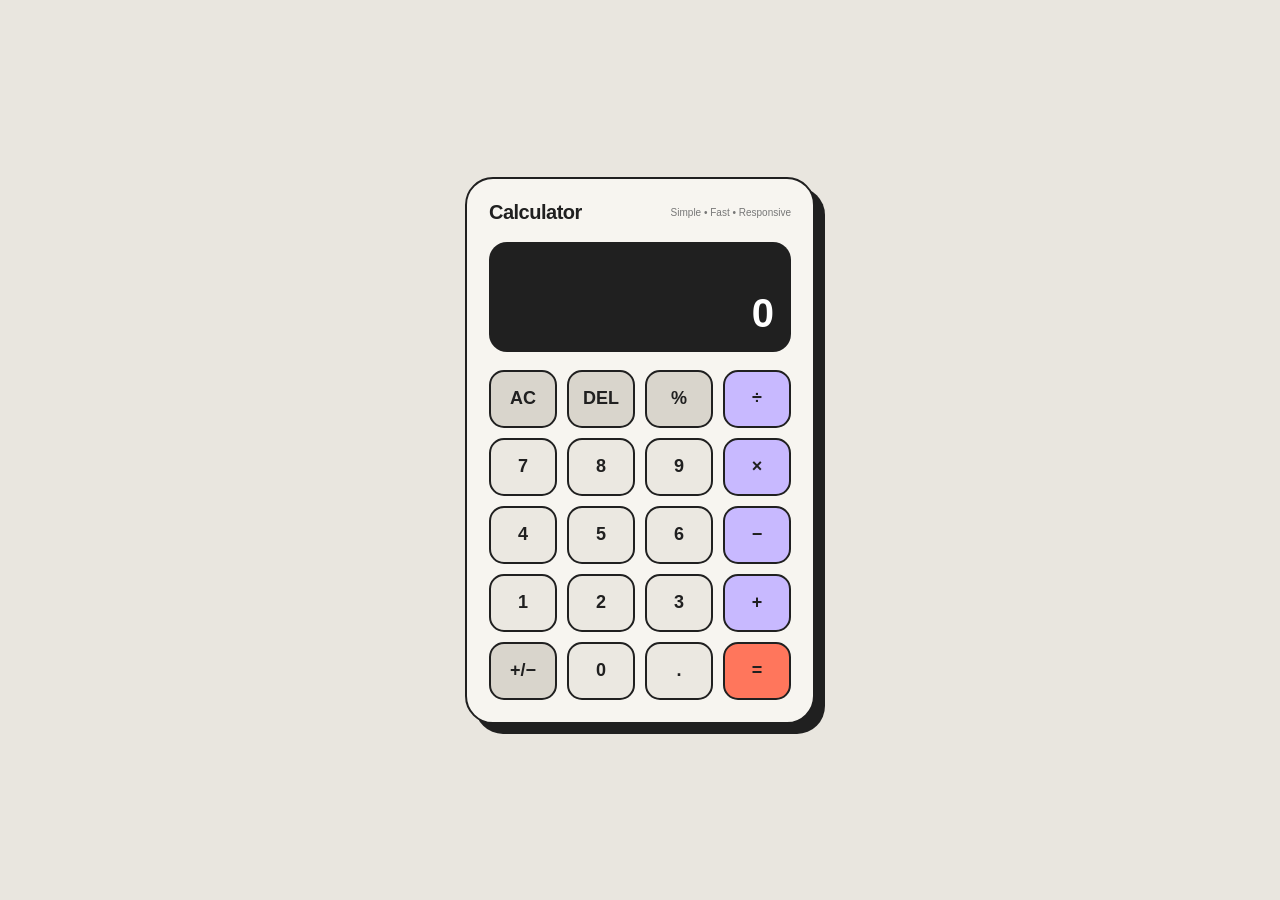
<file: calculator/index.html>
<!DOCTYPE html>
<html lang="en">
<head>
    <meta charset="UTF-8">
    <meta name="viewport" content="width=device-width, initial-scale=1.0">
    <title>Modern Calculator</title>

    <link rel="stylesheet" href="style.css">
</head>

<body>

    <div class="calculator">

        <div class="calculator-header">
            <h1>Calculator</h1>
            <p>Simple • Fast • Responsive</p>
        </div>

        <div class="display">
            <div id="previous-display"></div>
            <div id="current-display">0</div>
        </div>

        <div class="buttons">

            <button class="function" data-action="clear">AC</button>
            <button class="function" data-action="delete">DEL</button>
            <button class="function" data-action="percentage">%</button>
            <button class="operator" data-operator="/">÷</button>

            <button data-number="7">7</button>
            <button data-number="8">8</button>
            <button data-number="9">9</button>
            <button class="operator" data-operator="*">×</button>

            <button data-number="4">4</button>
            <button data-number="5">5</button>
            <button data-number="6">6</button>
            <button class="operator" data-operator="-">−</button>

            <button data-number="1">1</button>
            <button data-number="2">2</button>
            <button data-number="3">3</button>
            <button class="operator" data-operator="+">+</button>

            <button class="function" data-action="sign">+/−</button>
            <button data-number="0">0</button>
            <button data-action="decimal">.</button>
            <button class="equals" data-action="calculate">=</button>

        </div>

    </div>

    <script src="script.js"></script>

</body>
</html>
</file>
<file: calculator/style.css>
* {
    margin: 0;
    padding: 0;
    box-sizing: border-box;
}

body {
    min-height: 100vh;
    display: flex;
    justify-content: center;
    align-items: center;

    font-family: Arial, sans-serif;

    background: #e9e6df;

    color: #202020;
}


/* Calculator */

.calculator {
    width: 350px;
    padding: 22px;

    background: #f7f5f0;

    border: 2px solid #202020;

    border-radius: 28px;

    box-shadow: 10px 10px 0 #202020;
}


/* Header */

.calculator-header {
    display: flex;
    justify-content: space-between;
    align-items: center;

    margin-bottom: 18px;
}

.calculator-header h1 {
    font-size: 20px;

    font-weight: 800;

    letter-spacing: -0.5px;
}

.calculator-header p {
    font-size: 10px;

    color: #777;

    text-align: right;
}


/* Display */

.display {
    height: 110px;

    padding: 16px 18px;

    margin-bottom: 18px;

    display: flex;
    flex-direction: column;
    justify-content: flex-end;
    align-items: flex-end;

    background: #202020;

    border-radius: 18px;

    color: white;

    overflow: hidden;
}

#previous-display {
    min-height: 18px;

    font-size: 13px;

    color: #aaa;

    margin-bottom: 4px;
}

#current-display {
    width: 100%;

    text-align: right;

    font-size: 40px;

    font-weight: 700;

    letter-spacing: -1px;

    overflow-x: auto;

    white-space: nowrap;

    scrollbar-width: none;
}

#current-display::-webkit-scrollbar {
    display: none;
}


/* Buttons */

.buttons {
    display: grid;

    grid-template-columns: repeat(4, 1fr);

    gap: 10px;
}

button {
    height: 58px;

    border: 2px solid #202020;

    border-radius: 15px;

    background: #ebe8e1;

    color: #202020;

    font-size: 18px;

    font-weight: 700;

    cursor: pointer;

    transition: 0.15s ease;
}

button:hover {
    background: #dedad1;

    transform: translateY(-2px);
}

button:active {
    transform: translateY(1px);
}


/* Function buttons */

.function {
    background: #d9d5cc;
}

.function:hover {
    background: #ccc8bf;
}


/* Operators */

.operator {
    background: #c8b9ff;

    border-color: #202020;
}

.operator:hover {
    background: #b7a5ff;
}


/* Equal */

.equals {
    background: #ff765c;

    color: #202020;
}

.equals:hover {
    background: #ff6549;
}


/* Mobile */

@media (max-width: 420px) {

    body {
        padding: 15px;
    }

    .calculator {
        width: 100%;

        box-shadow: 7px 7px 0 #202020;
    }

    button {
        height: 56px;
    }

    #current-display {
        font-size: 34px;
    }
}
</file>
